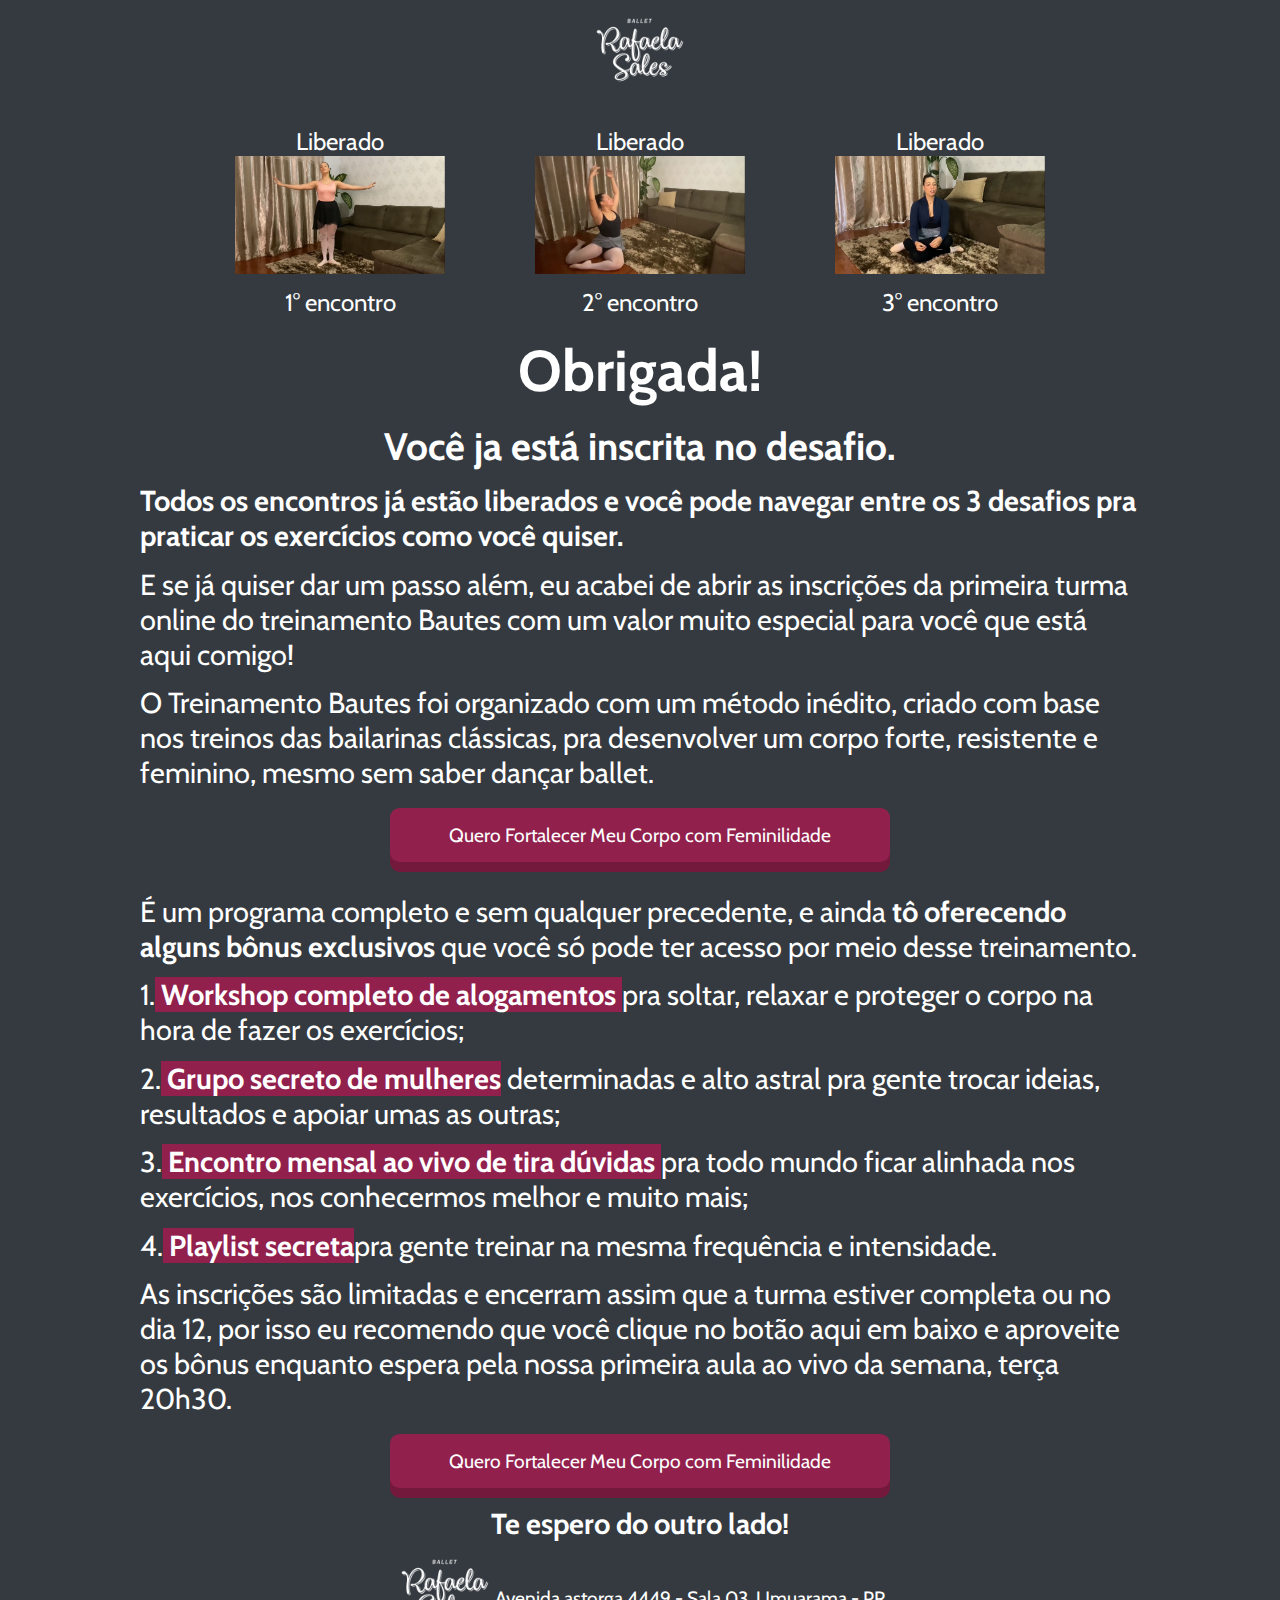
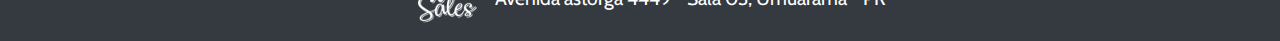
<file: thanks.html>
<!DOCTYPE html>
<html lang="Pt-br">
<head>
    <meta charset="UTF-8">
    <meta name="viewport" content="width=device-width, initial-scale=1.0">
    <link rel="stylesheet" href="./Styles/thanks_style.css">
    <link rel="stylesheet" href="./Styles/main.css">
    <link href="https://fonts.googleapis.com/css2?family=Cabin:wght@400;600;700&display=swap" rel="stylesheet">
    <script>
        !function(f,b,e,v,n,t,s)
        {if(f.fbq)return;n=f.fbq=function(){n.callMethod?
        n.callMethod.apply(n,arguments):n.queue.push(arguments)};
        if(!f._fbq)f._fbq=n;n.push=n;n.loaded=!0;n.version='2.0';
        n.queue=[];t=b.createElement(e);t.async=!0;
        t.src=v;s=b.getElementsByTagName(e)[0];
        s.parentNode.insertBefore(t,s)}(window, document,'script',
        'https://connect.facebook.net/en_US/fbevents.js');
        fbq('init', '2998324560271803');
        fbq('track', 'PageView');
        </script>
        <noscript><img height="1" width="1" style="display:none"
        src="https://www.facebook.com/tr?id=2998324560271803&ev=PageView&noscript=1"
        /></noscript>
        <!-- End Facebook Pixel Code -->
    <title>Obrigado!</title>
    <link rel="icon" href="./img/Logo-Rafa-Sales-Transparente.png">
</head>
<body>
    <header>
        <img src="./img/logo2.png" alt="logo">
    </header>

    <div class="small"> 
        <ul>
            <li>
              <a href="./video1.html">
                <p>Liberado</p>
                <img class="click" src="./img/miniatura1.png" alt="miniatura" width="100%" height="100%">
                <p>1° encontro</p>
              </a>

            </li>


            <li>
              <a href="./video2.html">
               <p> Liberado</p>
                <img  class="click"src="./img/miniatura2.png" alt="miniatura" width="100%" height="100%">
                <p>2° encontro</p>
              </a>
            </li>
            <li>
              <a href="./video3.html">
                <p> Liberado</p>
                <img class="click" src="./img/miniatura3.png" alt="miniatura" width="100%" height="100%">
                <p>3° encontro</p>
              </a>
            </li>
            
        </ul>

    </div>
    

    <section>
        <h1 class="bold">
        Obrigada!
        </h1> 
        <h2>
            Você ja está inscrita no desafio.
        </h2> 
        
        <p class="bold" > 
            Todos os encontros já estão liberados e você pode navegar entre os 3 desafios pra praticar os exercícios como você quiser.
        </p>
        <p>
            E se já quiser dar um passo além, eu acabei de abrir as inscrições da primeira turma online do treinamento Bautes com um valor muito especial para você que está aqui comigo!

        </p>
        <p>
            O Treinamento Bautes foi organizado com um método inédito, criado com base nos treinos das bailarinas clássicas, pra desenvolver um corpo forte, resistente e feminino, mesmo sem saber dançar ballet.

        </p>


        
        
    
         
            <a href="https://pay.hotmart.com/E41142317U">
                <div class="botao-video">
                    Quero Fortalecer Meu Corpo com Feminilidade
                    
                </div>
            </a>
            <p>
                É um programa completo e sem qualquer precedente, e ainda <span class="bold"> tô oferecendo alguns bônus exclusivos</span> que você só pode ter acesso por meio desse treinamento.
            </p>

            <ol>
                <li>
                  1.<span class="bold"> Workshop completo de alogamentos </span>pra soltar, relaxar e proteger o corpo na hora de fazer os exercícios;

                </li>
                <li>
                   2.<span class="bold"> Grupo secreto de mulheres</span> determinadas e alto astral pra gente trocar ideias, resultados e apoiar umas as outras;

                </li>
                <li>
                   3.<span class="bold"> Encontro mensal ao vivo de tira dúvidas </span> pra todo mundo ficar alinhada nos exercícios, nos conhecermos melhor e muito mais;

                </li>

                <li>
                   4.<span class="bold"> Playlist secreta</span>pra gente treinar na mesma frequência e intensidade.
                </li>
                
            </ol>


            <p>
                As inscrições são limitadas e encerram assim que a turma estiver completa ou no dia 12, por isso eu recomendo que você clique no botão aqui em baixo e aproveite os bônus enquanto espera pela nossa primeira aula ao vivo da semana, terça 20h30.

            </p>

            <a href="https://pay.hotmart.com/E41142317U">
                <div class="botao-video">
                    Quero Fortalecer Meu Corpo com Feminilidade
                    
                </div>
            </a>

            <h3>Te espero do outro lado! </h3>



             
    </section>
     <footer> 
        <img src="./img/logo2.png" alt="logo">		
        <p> Avenida astorga 4449 - Sala 03, Umuarama - PR</p>
           
    </footer>
    
</body>
</html>
</file>
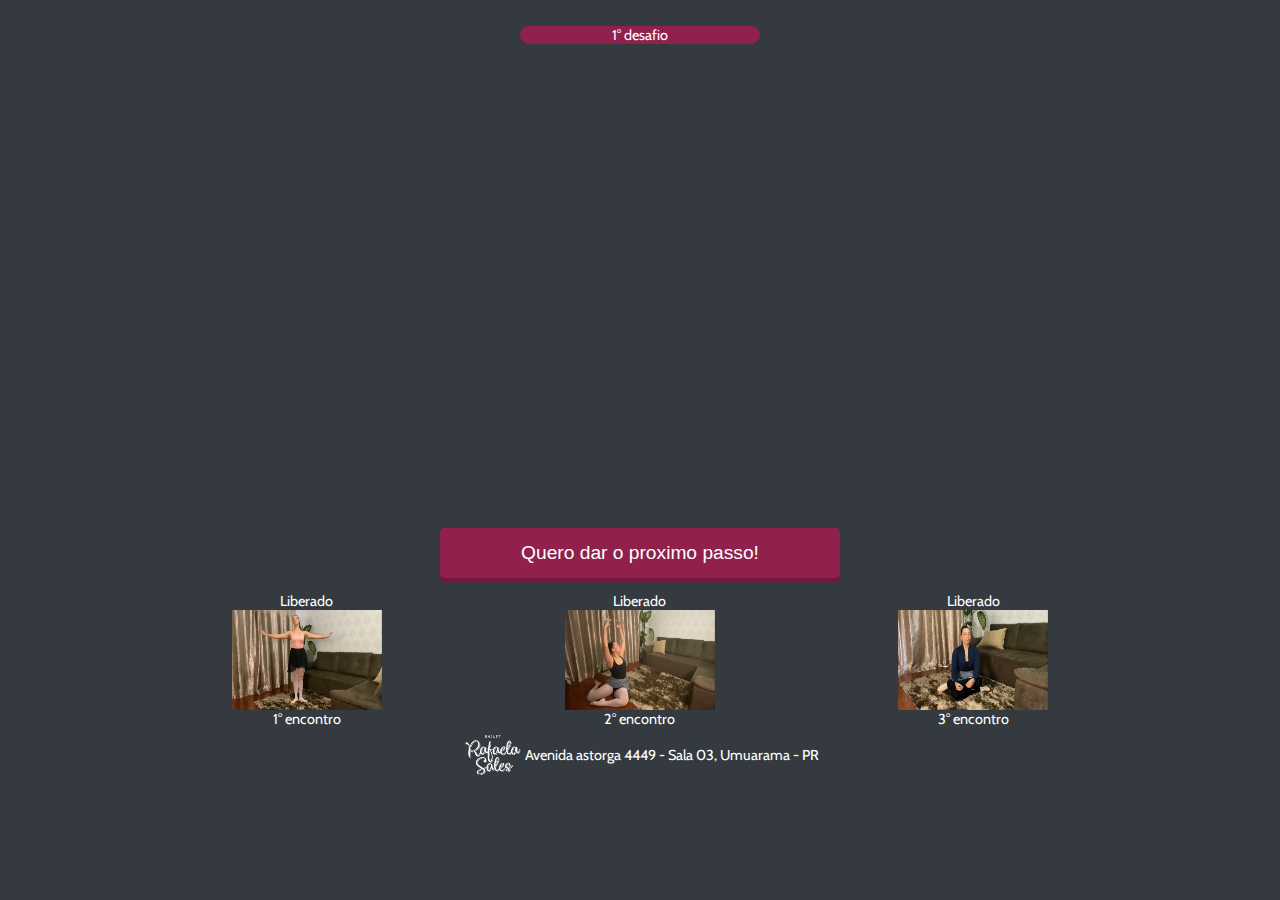
<file: video1.html>
<!DOCTYPE html>
<html lang="PT-br">
<head>
  
    <meta charset="UTF-8">
    <meta name="viewport" content="width=device-width, initial-scale=1.0">
    <script>
      
  </script>
  <script>
    !function(f,b,e,v,n,t,s)
    {if(f.fbq)return;n=f.fbq=function(){n.callMethod?
    n.callMethod.apply(n,arguments):n.queue.push(arguments)};
    if(!f._fbq)f._fbq=n;n.push=n;n.loaded=!0;n.version='2.0';
    n.queue=[];t=b.createElement(e);t.async=!0;
    t.src=v;s=b.getElementsByTagName(e)[0];
    s.parentNode.insertBefore(t,s)}(window, document,'script',
    'https://connect.facebook.net/en_US/fbevents.js');
    fbq('init', '2998324560271803');
    fbq('track', 'PageView');
    </script>
    <noscript><img height="1" width="1" style="display:none"
    src="https://www.facebook.com/tr?id=2998324560271803&ev=PageView&noscript=1"
    /></noscript>
    <!-- End Facebook Pixel Code -->
  <script src="https://code.jquery.com/jquery-3.5.1.js"
integrity="sha256-QWo7LDvxbWT2tbbQ97B53yJnYU3WhH/C8ycbRAkjPDc="
crossorigin="anonymous"></script>
  

<script>


  // 2. This code loads the IFrame Player API code asynchronously.
  var tag = document.createElement('script');
  tag.src = "https://www.youtube.com/iframe_api";
  var firstScriptTag = document.getElementsByTagName('script')[0];
  firstScriptTag.parentNode.insertBefore(tag, firstScriptTag);

  // 3. This function creates an <iframe> (and YouTube player)
  //    after the API code downloads.
  var player;
  

       
  function onYouTubeIframeAPIReady() {
    player = new YT.Player('player', {
      width: '100%',
      videoId: 'K6oezU8MLLU',
      playerVars: { 'autoplay':1,'playsinline':1,'showinfo':0,'modestbranding':1,'fs':0,'controls':0,'disablekb':1,},
      events: {
        'onReady': onPlayerReady
      }
    });
  
  

  // 4. The API will call this function when the video player is ready.
  function onPlayerReady(event) {
         event.target.playVideo();
         
    }
        }

  

</script>


    <link rel="stylesheet" href="./Styles/main.css">
    <link rel="stylesheet" href="./Styles/videos.css">
    <link href="https://fonts.googleapis.com/css2?family=Cabin:wght@400;600;700&display=swap" rel="stylesheet">
    
    <title>1° dia de desafio</title>
    <link rel="icon" href="./img/Logo-Rafa-Sales-Transparente.png">
</head>
<body>
  <div id="fb-root"></div>
<script async defer crossorigin="anonymous" src="https://connect.facebook.net/pt_BR/sdk.js#xfbml=1&version=v8.0" nonce="JhFl6wYQ"></script>
   
    
    <section class="section">

        <div class="box-topo">
            <p>1° desafio</p>
        </div>
        <div class="alvo"></div>
        <div class="iframe-container">
            <div id="player"></div>
          </div>

          <button type="button" id="Comprar">
            <a href="https://pay.hotmart.com/E41142317U">Quero dar o proximo passo!</a>
        </button>
          
      

                
            
        <div class="small"> 
            <ul>
                <li>
                  <a href="./video1.html">
                    <p>Liberado</p>
                    <img class="click" src="./img/miniatura1.png" alt="miniatura" width="100%" height="100%">
                    <p>1° encontro</p>
                  </a>

                </li>


                <li>
                  <a href="./video2.html">
                   <p> Liberado</p>
                    <img  class="click"src="./img/miniatura2.png" alt="miniatura" width="100%" height="100%">
                    <p>2° encontro</p>
                  </a>
                </li>
                <li>
                  <a href="./video3.html">
                    <p> Liberado</p>
                    <img class="click" src="./img/miniatura3.png" alt="miniatura" width="100%" height="100%">
                    <p>3° encontro</p>
                  </a>
                </li>
                
            </ul>

        </div>
        
                
        
       
    </section>
    <div id="fb">
    <div class="fb-comments"  data-mobile=”auto-detect” data-href="http://127.0.0.1:5500/video1.html" data-numposts="4"data-colorscheme="" data-width=""></div>
  </div>
    <footer class="footer"> 
      
        <img src="./img/logo2.png" alt="logo">		
        <p>
            Avenida astorga 4449 - Sala 03, Umuarama - PR
        </p>
    </footer>
    
</body>
</html>
</file>
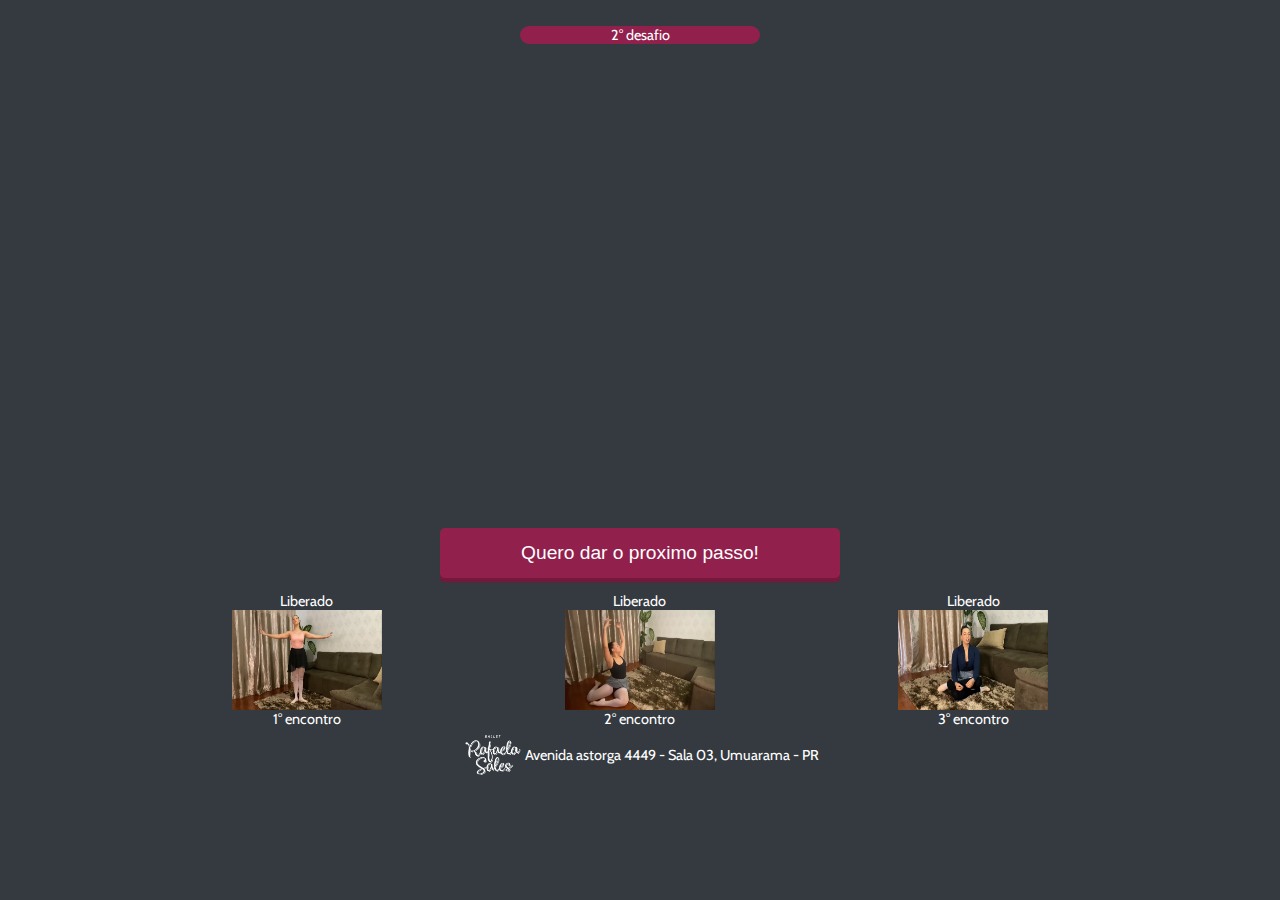
<file: video2.html>
<!DOCTYPE html>
<html lang="PT-br">
<head>
    <meta charset="UTF-8">
    <meta name="viewport" content="width=device-width, initial-scale=1.0">
    <script>
      !function(f,b,e,v,n,t,s)
      {if(f.fbq)return;n=f.fbq=function(){n.callMethod?
      n.callMethod.apply(n,arguments):n.queue.push(arguments)};
      if(!f._fbq)f._fbq=n;n.push=n;n.loaded=!0;n.version='2.0';
      n.queue=[];t=b.createElement(e);t.async=!0;
      t.src=v;s=b.getElementsByTagName(e)[0];
      s.parentNode.insertBefore(t,s)}(window, document,'script',
      'https://connect.facebook.net/en_US/fbevents.js');
      fbq('init', '2998324560271803');
      fbq('track', 'PageView');
      </script>
      <noscript><img height="1" width="1" style="display:none"
      src="https://www.facebook.com/tr?id=2998324560271803&ev=PageView&noscript=1"
      /></noscript>
      <!-- End Facebook Pixel Code -->
    <script src="https://code.jquery.com/jquery-3.5.1.js"
  integrity="sha256-QWo7LDvxbWT2tbbQ97B53yJnYU3WhH/C8ycbRAkjPDc="
  crossorigin="anonymous"></script>
    
    <script>
         
    var tag = document.createElement('script');
    tag.src = "https://www.youtube.com/iframe_api";
    var firstScriptTag = document.getElementsByTagName('script')[0];
    firstScriptTag.parentNode.insertBefore(tag, firstScriptTag);
  
    // 3. This function creates an <iframe> (and YouTube player)
    //    after the API code downloads.
    var player;
    function onYouTubeIframeAPIReady() {
      player = new YT.Player('player', {
        width: '100%',
        videoId: 'FJ2sPIbQc3c',
        playerVars: { 'autoplay':1,'playsinline':1,'showinfo':1,'modestbranding':1,'fs':0,'controls':0,'disablekb':1,},
        events: {
          'onReady': onPlayerReady
        }
      });
    
  
    // 4. The API will call this function when the video player is ready.
    function onPlayerReady(event) {
         event.target.playVideo();
         
    }
        }



    </script>

    <link rel="stylesheet" href="./Styles/main.css">
    <link rel="stylesheet" href="./Styles/videos.css">
    <link href="https://fonts.googleapis.com/css2?family=Cabin:wght@400;600;700&display=swap" rel="stylesheet">
    
        

    <title>2° dia de dasafio</title>
    <link rel="incon" href="./img/Logo-Rafa-Sales-Transparente.png">
</head>
<body>
    <div id="fb-root"></div>
<script async defer crossorigin="anonymous" src="https://connect.facebook.net/pt_BR/sdk.js#xfbml=1&version=v8.0" nonce="JhFl6wYQ"></script>
   
    
    <section>

        <div class="box-topo">
            <p>2° desafio</p>
        </div>
        <div class="alvo"></div>
        <div class="iframe-container">
            <div id="player"></div>
          </div>

          <button type="button" id="Comprar">
            <a href="https://pay.hotmart.com/E41142317U">Quero dar o proximo passo!</a>
        </button>
          
      


        <div class="small"> 
            <ul>
                <li>
                  <a href="./video1.html">
                    <p>Liberado</p>
                    <img  class="click "src="./img/miniatura1.png" alt="miniatura" width="100%" height="100%">
                    <p>1° encontro</p>
                  </a>
                </li>


                <li>
                  <a href="./video2.html">
                   <p> Liberado</p>
                   <img class="click" src="./img/miniatura2.png" alt="miniatura" width="100%" height="100%">
                    <p>2° encontro</p>
                  </a>
                </li>
                <li>
                  <a href="./video3.html">
                    <p>Liberado</p>
                    <img class="click" src="./img/miniatura3.png" alt="miniatura" width="100%" height="100%">
                    <p>3° encontro</p>
                  </a>
                </li>
                
            </ul>
            </div>
          
                        
            <div class="fb-comments"  data-mobile=”auto-detect” data-href="http://127.0.0.1:5500/video1.html" data-numposts="4"data-colorscheme="" data-width=""></div>
        
        
    </section>
    

    <footer class="footer"> 
        <img src="./img/logo2.png" alt="logo">		
        <p>
            Avenida astorga 4449 - Sala 03, Umuarama - PR
        </p>
    </footer>
    
    
</body>
</html>
</file>
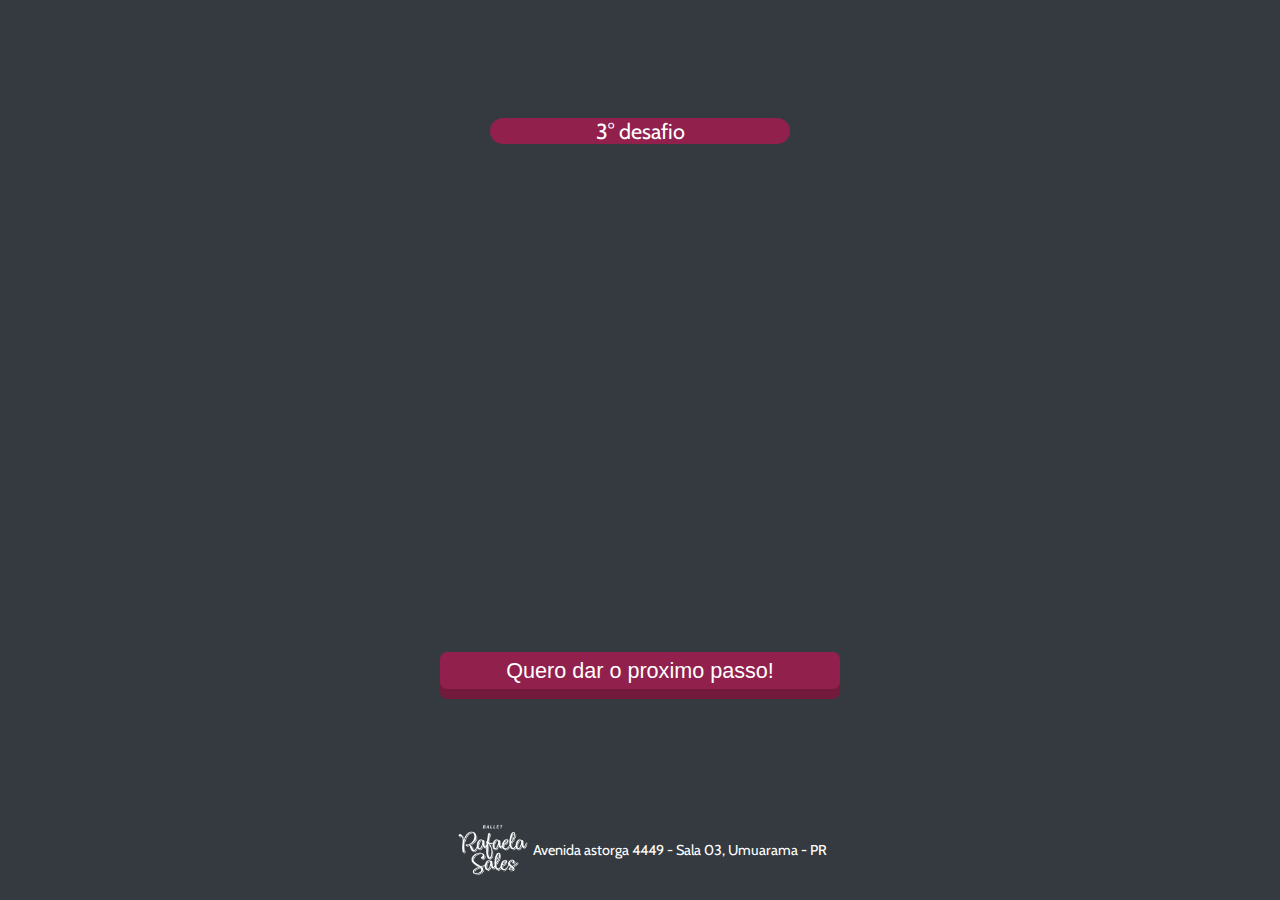
<file: video3.html>
<!DOCTYPE html>
<html lang="PT-br">
<head>
    <meta charset="UTF-8">
    <meta name="viewport" content="width=device-width, initial-scale=1.0">
    <link rel="stylesheet" href="./Styles/main.css">
    
    <link href="https://fonts.googleapis.com/css2?family=Cabin:wght@400;600;700&display=swap" rel="stylesheet">
    <link rel="stylesheet" href="./Styles/video3.css">
    <script>
        !function(f,b,e,v,n,t,s)
        {if(f.fbq)return;n=f.fbq=function(){n.callMethod?
        n.callMethod.apply(n,arguments):n.queue.push(arguments)};
        if(!f._fbq)f._fbq=n;n.push=n;n.loaded=!0;n.version='2.0';
        n.queue=[];t=b.createElement(e);t.async=!0;
        t.src=v;s=b.getElementsByTagName(e)[0];
        s.parentNode.insertBefore(t,s)}(window, document,'script',
        'https://connect.facebook.net/en_US/fbevents.js');
        fbq('init', '2998324560271803');
        fbq('track', 'PageView');
        </script>
        <noscript><img height="1" width="1" style="display:none"
        src="https://www.facebook.com/tr?id=2998324560271803&ev=PageView&noscript=1"
        /></noscript>
        <!-- End Facebook Pixel Code -->
    
    <script src="https://ajax.aspnetcdn.com/ajax/jQuery/jquery-3.5.1.js" type='text/javascript'></script>
    <script>
        // 2. This code loads the IFrame Player API code asynchronously.
        var tag = document.createElement('script');
        tag.src = "https://www.youtube.com/iframe_api";
        var firstScriptTag = document.getElementsByTagName('script')[0];
        firstScriptTag.parentNode.insertBefore(tag, firstScriptTag);
      
        // 3. This function creates an <iframe> (and YouTube player)
        //    after the API code downloads.
        var player;
        
    
            
                    
            

        
        function onYouTubeIframeAPIReady() { 
          player = new YT.Player('player', {
            width: '100%',
            videoId: '9CW2Dg_GiY8',
            playerVars: { 'autoplay':1,'playsinline':1,'showinfo':0,'modestbranding':1,'fs':0,'controls':0,'disablekb':1,},
            events: {
              'onReady': onPlayerReady,
              'onStateChange': onPlayerStateChange
            }
          });
    
        
        //4. The API will call this function when the video player is ready.
    function onPlayerReady(event) {
         event.target.playVideo();
         
    }
        }


        function onPlayerStateChange(event) {    
        $(document).ready() 
   
        }
            
            
    

    </script>
    <title>3° Desafio</title>
    <link rel="icon" href="./img/Logo-Rafa-Sales-Transparente.png">
</head>
<body>
   
    
    <section>

        <div class="box-topo">
            <p>3° desafio</p>
        </div>
        <div class="iframe-container">
            <div id="player"></div>
          </div>

        <button type="button" id="Comprar">
            <a href="https://pay.hotmart.com/E41142317U">Quero dar o proximo passo!</a>
        </button>

            </section>
    

    <footer> 
        <img src="./img/logo2.png" alt="logo">		
        <p>
            Avenida astorga 4449 - Sala 03, Umuarama - PR
        </p>
    </footer>
    
</body>
</html>
</file>
<file: Styles/thanks_style.css>
*{
    box-sizing: border-box;
}

body{
    background-color: var(--cor-bg-principal);
    font-size: 62.5%;
    display: flex;
    flex-direction: column;
    align-items: center;
    height:100%;
}

header{
    display: flex;
    justify-content: center;
    

    
    
}
header img{
    width:clamp(9vw,12vw,15vw);
   
}


.small{
    display: flex;
    justify-self: center;
    align-self: center;
}
.small li{
    display: flex;
    flex-direction: column;
    justify-content: center;
    align-items: center;
    
    
    
    
        
}

.small ul{
    
    align-items: center;
    width: 100vw;
    display: flex;
    list-style: none;
    
    
    
}
.small p{
    font-size:1.5rem ;
    text-align: center;
    color:var(--cor-bg-body);
}

.small img{
    justify-self: center;
      
    width:80%;
    
}
.small a{
    display: flex;
    flex-direction: column;
    justify-content: center;
    align-items: center;
}
.small img:hover{
    border: 3px solid var(--cor-bg-secundaria-light)   ;
    border-radius: 5px;
}

section{
    height:auto;
    width:90vw;
    display: flex;
    justify-items: center;
    justify-content: center;
    flex-direction: column;
    align-items: center;
    
    text-align: center;
    color: var(--cor-bg-body);

    

}

h1{
    margin-top: 2vh;
    font-size:8vw
    
}
h2{
    margin-top: 2vh;
    font-size:5.5vw;
    margin-top: 1vh;
    
    
}
h3{
    font-size: 4.5vw;
}

p{
    font-size: 3.8vw;
    margin-top: 1.5vh;
    text-align: left;
}

ol{
    font-size: 4vw;
    list-style: none;
    text-align: left;
    
}
li{
    margin-top: 1.5vh;
}
li span{
    background-color:var(--cor-bg-secundaria);
}

.texto{
    margin-top: 2vh;
    margin-bottom: 2vh;
    width: 80vw;
    text-align: center;
    font-size:4.5vw;
    
    
    
}   




a{
    color: var(--cor-bg-body);

    text-decoration: none;
}
.botao-video{
    background-color:var(--cor-bg-secundaria);
    color: var(--cor-bg-body);    
    display: flex;
    justify-content: center;
    align-items: center;
    font-size:clamp(3vw,3.2vw,5vw);
    width:clamp(40vw,70vw,75vw);
    padding: 2.5vw;
    box-shadow: 0 1.1vh 0 #72193c;
    border-radius: 0.5em;
    display: flex;
    margin: 2vh 0 2vh 0;    
    transition: 0.2s;
    cursor: pointer;
   

}
.botao-video:hover{
    background-color: var(--cor-bg-secundaria-light);
    font-weight: bold;
}


footer{
    
    display: flex;
    height: auto;
    width: 100vw;
    align-items: center;
    justify-content: center;
    font-size:clamp(1.5vw, 2vw,2vw);
    color: var(--cor-bg-body);
    

}
footer img{
    width: 12vw;
    
}



@media(min-width:1200px){
    
    
    body{
       
        height:100%;
    }
    
    header{
        display: flex;
        justify-content: center;
        
    
        
        
    }
    header img{
     width:100px;
       
    }
    
    
    .small{
        display: flex;
        justify-self: center;
        align-self: center;
    }
    .small li{
        display: flex;
        flex-direction: column;
        justify-content: center;
        align-items: center;
        
        
        
        
            
    }
    
    .small ul{
        
   
        width: 900px;
   
   
        
        
        
    }
    .small p{
        font-size:2.5rem ;
   
    }
    
    .small img{
        justify-self: center;
          
        width:70%;
        
    }
  
    
    section{
        height:auto;
        width:1000px;
      
    
        
    
    }
    
    h1{
        margin-top: 2vh;
        font-size:6rem;
        
    }
    h2{
        margin-top: 2vh;
        font-size:4rem;
        
        
        
    }
    h3{
        font-size: 3rem;
    }
    
    p{
        font-size: 3rem;
        
        
    }
    
    ol{
        font-size: 3rem;
        
        
        
    }
    
    
       
    
    
    
    
    
    .botao-video{
        background-color:var(--cor-bg-secundaria);
        color: var(--cor-bg-body);    
        display: flex;
        justify-content: center;
        align-items: center;
        font-size:2rem;
        width:500px;
        padding:3%;
        
       
    
    }
    
    
    
    footer{
        
        
        width: 900px;
        
    }
    footer img{
        width: 100px;
        
    }
    footer p{
        font-size: 2rem;
    }

}
</file>
<file: Styles/main.css>
.bold{
	font-weight: bold;
}

*{
	box-sizing: border-box;

}
html {
	-webkit-tap-highlight-color: rgba(0, 0, 0, 0);
}
a{
	text-decoration: none;
}


:root {
	--cor-bg-secundaria: #91204D;
	--cor-bg-principal:#343a40;
	--cor-bg-body:#ffffff;
	--cor-bg-secundaria-light:#91204dcc;
	font-family: 'Cabin', sans-serif;
	font-size:60%; 
	

}
*{
	margin: 0;
	padding: 0;
	
	
}
html,body{
	width: auto;
	height:100vh;
	box-sizing: border-box;
	
}


::-webkit-scrollbar{
	width: 5px;
	
}

::-webkit-scrollbar-track{
	
	background-color:#343a40a1;
}


::-webkit-scrollbar-thumb{
	background-color: #343a40d6;
 }
</file>
<file: Styles/videos.css>
body{
    background: var(--cor-bg-principal);
    display: flex;
    flex-direction: column;
    
    
}
#Comprar{
    background-color: var(--cor-bg-secundaria);
    display: flex;
    align-self: center;
    justify-content: center;
    margin-top: 1.2vh;
    padding: 1%;
    width: 40vw;
    font-size:clamp(1rem,1rem,3rem);
    border-radius: 0.5em;
    margin-bottom: 1.5vh;
    border:none;
    transition: 0.5s;
    cursor: pointer;
    box-shadow: 0 0.5vh 0 #72193c;
}
#Comprar:hover{
    background-color: var(--cor-bg-secundaria-light);
}

#Comprar a{
    text-decoration: none;
    color:#ffffff;
    
}



.box-topo{
        
        align-self: center;
        display:flex;
        background:var(--cor-bg-secundaria);
        width: 40%;
        border-radius:10em;
        justify-content: center;
        margin: 0.5vh;
    
    }
    .box-topo p{
        font-size:1.5em;
        color:var(--cor-bg-body);
    }
	

section{
    background:var(--cor-bg-principal);
    display: flex;
    height: 100%;
    flex-direction: column;
   
    
    
    
    
    
    
}


#player{
    width: 100%;
    height: 100%;
}
.iframe-container{
    display: flex;
    width: 100%;
    height:31.5vh;
    align-self: center;
    justify-self: center;
    
  }
  .iframe-container iframe{
    width: 100%;
    height: 100%;
    display: flex;
    justify-self:center;
    align-self: center;
  }

.small{
    display: flex;
    justify-self: center;
    align-self: center;
}
.small li{
    display: flex;
    flex-direction: column;
    justify-content: center;
    align-items: center;
    
    
    
    
        
}

.small ul{
    
    align-items: center;
    width: 100%;
    display: flex;
    list-style: none;
    
    
    
}
.small p{
    font-size:1.5rem ;
    text-align: center;
    color:var(--cor-bg-body);
}

.small img{
    justify-self: center;
      
    width:80%;
    
}
.small a{
    display: flex;
    flex-direction: column;
    justify-content: center;
    align-items: center;
}
.small img:hover{
    border: 3px solid var(--cor-bg-secundaria-light)   ;
    border-radius: 5px;
}


.fb-comments, .fb-comments span, .fb-comments.fb_iframe_widget span iframe {
    justify-content: center;
    background-color:#ffff ;
    align-self: center;
    
}



footer{
    background:var(--cor-bg-principal);
    display:flex ;
    justify-content: center;
    align-items: center;
    
    
    
    
    
}
footer img{
    width: 10%;
}
footer p{
    color: var(--cor-bg-body);
    align-self: center;
    font-size: 1.1em;

    
}



@media(min-width: 500px){
    section{
        height: auto;
    }
    .iframe-container{
        width: 81%;
        height: 35.5vh;
    }
    .small ul{
        display: flex;
        justify-content: center;
    }

    #Comprar{
        width: 70vw;
    }
   
    
}







@media(min-width:700px){
    .box-topo{
        width: 30%;
    }
    .box-topo{
        margin: 0;
    }
    section{
        margin: 0;
    }
    #Comprar{
        width: 70vw;
    
    }
    #Comprar a{
        font-size: 2.5vw;
    }

    .iframe-container{
        width: 100%;
        height: 61.9vh;
        
    }
    .small img{
        width:50% ;
        height: 60%;
    }
    .small p{
        font-size: 1.8em;

    }
    
}

@media(min-width:900px){
    .box-topo{
        width: 25%;
    }
    .box-topo p{
        font-size:1.7rem;
    }

    .iframe-container{
        height: 66.9vh;
    }

    .small p{
        font-size:2rem ;
    }
    .small{
 
        align-self: center;
    }
    .small img{
 
        width: 50%;
        height:60%;
    }
    footer{
        
        display: flex;
        align-items: center;
        bottom: -70%;
        
    }
    footer p{
        font-size:1.3rem;
 
    
    }
    footer img{
        width: 7%;
        
    }

    

}



@media (min-width:1050px){
    section{
        width: 1100px;
        display: flex;
        justify-self: center;
        align-self: center;
        
    }
    .box-topo{
        width: 20%;
    }

    .box-topo p{
        font-size:1.8rem;
    }


    .small p{
        font-size:2.5rem ;
    }
    .small{
        
        width: 100%;
        display: flex;
       
        
    }
    .small ul{
        
        justify-content: center;
        
    }

    
    .small img{
        justify-self: center;
        align-self: center;
        width: 40%;
        height: 50%;
    }
    footer{
        height: 5%;
        bottom:-80%;
    }
    footer img{
        width: 7%;

    }

    footer p{
        font-size:2rem;
        
    
    }
    

}
@media( min-width:1200px){

    section{
        width: 1200px;
        height: auto;
 
    
    }
    .iframe-container{
        
        width: 800px;
        height:450px;
        margin: 0;
        padding: 0;
    }
    .box-topo p{
        font-size: 1.5em;
        margin: 0;
    }

    #fb{
        width: 1200px;
        display: flex;
        align-self:center;
    }
    #Comprar{
        
        width: 400px;
        height: 50px;
        justify-content: center;
        align-items: center;
    }
    #Comprar a{
        font-size: 2rem;
    }
    

    
    .small{
        width: 900px;
        
        margin: 0;
        justify-content: center;
        align-items: center;
        
       
    }
    .small li{
        display:flex;
        align-items: center;
        justify-content: center;
        width: 1200px;
    
    }
    .small ul{
         
        
        justify-self: center;
        align-self: center;
        align-items: center;
        justify-content: center;
        width: 1000px;
        
    }
    
   
    .small p{
        
        font-size: 1.5em;
        
    }
    .small img{
        width: 150px;
        height: 100px;
        
    }

    
    footer{
        height:55px;
        justify-self: center;
        align-self: center;
    }
    footer p{
        font-size: 1.5em;
    }
    footer img{
        width: 5%;
    }
}

@media(max-height:500px){
    .box-topo{
        display: none;

    }

    #player{
        width: 100%;
        justify-self: center;
        align-self: center;
        height: 100%;
        

    }
    .small ul{
        width: 100%;
    }

    .small li{
        width: 100%;
    }

    .iframe-container{
        margin: 0;
        
        height:80vh;
        width: 100vw;

    }
    section{
        margin: 0;
        display: flex;
        width: 100%;
        
        
    }
    #Comprar{
        padding: 1vw;
        margin-top:1vh;
        font-size:1.9rem;
        width: 50vw;
    

           }
    footer{
        display: none;
    }
}

@media(min-height:600px){
    section{
        margin-top: 2%;
    }
    .box-topo{
        margin-bottom: 2%;
    }
}
</file>
<file: Styles/video3.css>
body{
    background-color: var(--cor-bg-principal);
    display: flex;
    flex-direction: column;
}

section{
    display: flex;
    flex-direction: column;
    align-items: center;
    margin-top: 5%;
    height: 90%;
}
.box-topo{
        
    align-self: center;
    display:flex;
    background:var(--cor-bg-secundaria);
    width: 40%;
    border-radius:10em;
    justify-content: center;
    margin: 1%;

}
.box-topo p{
    font-size:1.5em;
    color:var(--cor-bg-body);
}

.iframe-container{
    width: 95%;

            
}

#Comprar{
        background-color: var(--cor-bg-secundaria);
        display: flex;
        align-self: center;
        justify-content: center;
        margin-top: 1.2vh;
        padding: 1%;
        width: 50vw;
        font-size:clamp(0.9rem,0.9rem,2rem);
        border-radius: 0.5em;
        margin-bottom: 1.5vh;
        border:none;
        transition: 0.5s;
        cursor: pointer;
        box-shadow: 0 1.1vh 0 #72193c;
    
}
#Comprar:hover{
    background-color: var(--cor-bg-secundaria-light);
}

a{
    color: var(--cor-bg-body);
    text-decoration: none;
    font-size: 1.5em;
    align-self: center;
}
footer{
    
    color:var(--cor-bg-body);
    display: flex;  
    align-items: center;
    justify-content: center;
    
 
}
footer img{
    width: 15%;
}

@media(min-width :550px){

    .box-topo{
        width: 30%;

    }

    #Comprar{
        width: 50%;
    }
    footer img{
     width: 10%;   
    }
}



@media(min-width :900px){

    .box-topo{
        width: 25%;
        font-size: 1.8em;

    }
    #player{
        height: 100%;
    }
    .iframe-container{
        width: 85%;
        height: 50%;
    }

    section{
        margin-top: 10%;
        height: 100%;
    }

    #Comprar{
        width: 45%;
        font-size: 2em;
        padding:2%;
    }
    footer p{
        font-size: 1.5em;
    }
    footer img{
     width: 10%;   
    }

}




@media(min-width :1200px){
    section{
        display: flex;
        justify-content:center;
        align-self: center;
        width: 1100px;
        height: 90%;
        margin: 0;
    }
    #player{
        width: 69.9%;
        height: 100%;

    }
    .iframe-container{
        display: flex;
        justify-content: center;
            width: 100%;
            height: 60%;

    }
    .box-topo{
        width: 300px;
        font-size: 1.5em;

    }
    .iframe-container{
        width: 80%;
    }

    

    #Comprar{
        width: 400px;
        font-size: 2em;
        padding: 0.5%;
        font-size: 1.5rem;
        
    }
    footer p{
        font-size: 1.5em;
    }
    footer img{
     width: 80px;   
    }

}


@media(max-height:500px){
    .box-topo{
        display: none;

    }

    #player{
        width: 100%;
        justify-self: center;
        align-self: center;
        height: 100%;
        

    }

    .iframe-container{
        margin: 0;
        
        height:89vh;
        width: 100vw;

    }
    section{
        margin: 0;
        display: flex;
        width: 100%;
        
    }
    #Comprar{
        padding: 1vw;
        margin-top:1vh;
        font-size:1rem;
        width: 40vw;

           }
    footer{
        display: none;
    }
}
</file>
